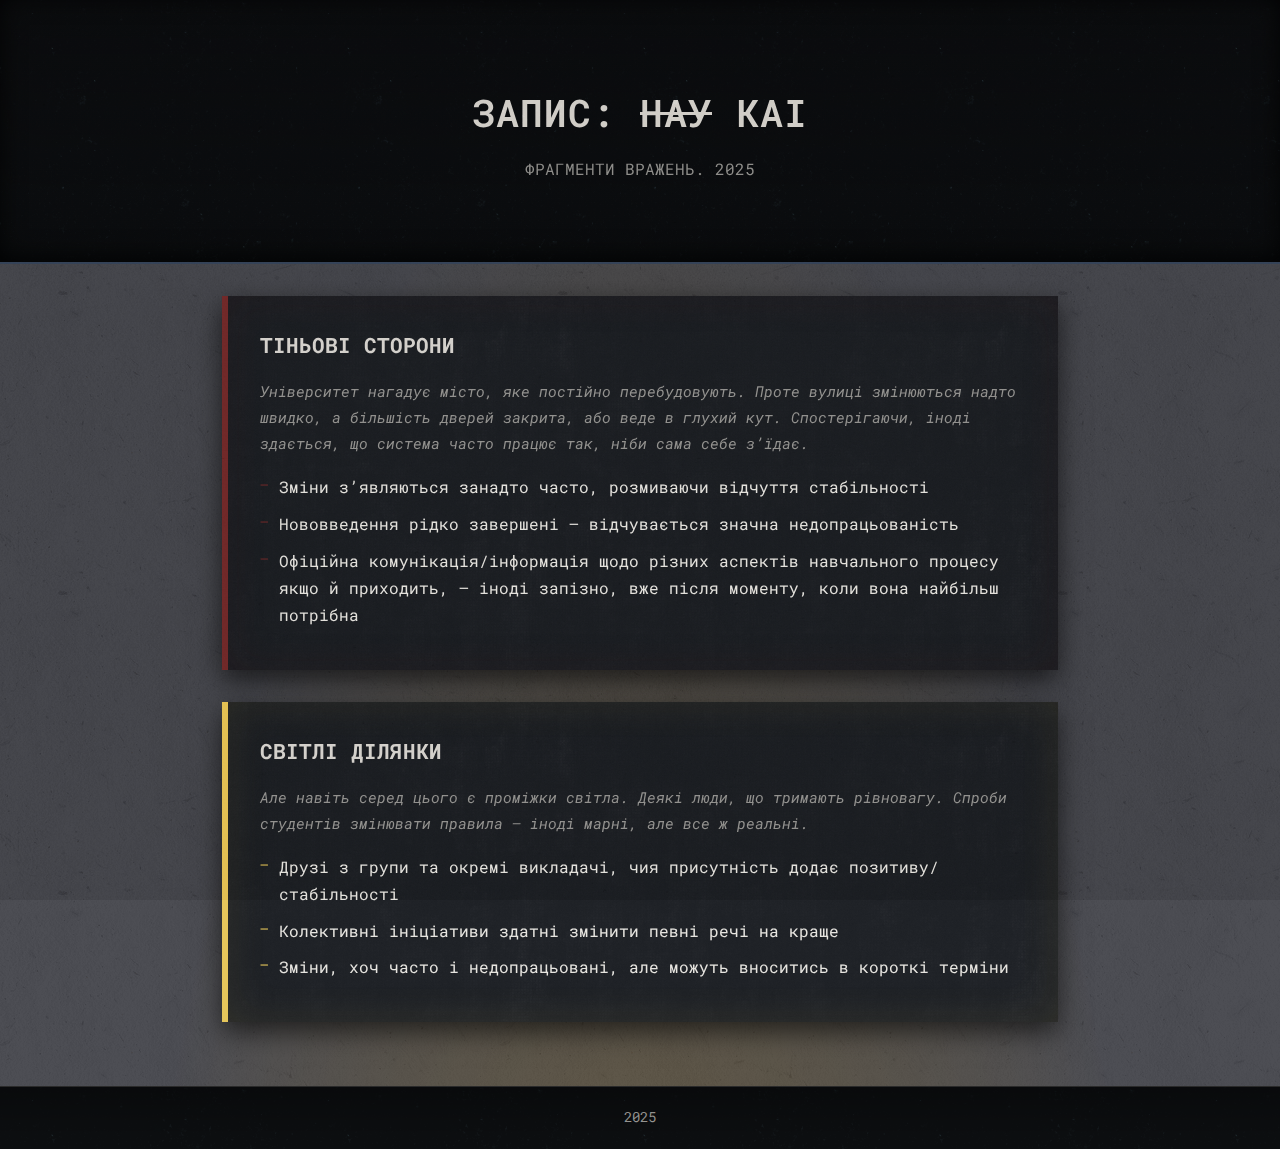
<file: Lab0.0/index.html>
<!DOCTYPE html>
<html lang="uk">

<head>
    <meta charset="UTF-8">
    <meta name="viewport" content="width=device-width, initial-scale=1.0">
    <title>Досвід / КАІ / 2025</title>
    <link rel="stylesheet" href="./index.css">
</head>

<body>
    <header class="site-header">
        <div class="container">
            <h1>Запис: <s>НАУ</s> КАІ</h1>
            <p class="subtitle">Фрагменти вражень. 2025</p>
        </div>
    </header>

    <main class="container">
        <section class="card card--negative">
            <h2>Тіньові сторони</h2>
            <p class="intro">
                Університет нагадує місто, яке постійно перебудовують.
                Проте вулиці змінюються надто швидко, а більшість дверей закрита, або веде в глухий кут.
                Спостерігаючи, іноді здається, що система часто працює так, ніби сама себе з’їдає.
            </p>
            <ul>
                <li>Зміни з’являються занадто часто, розмиваючи відчуття стабільності</li>
                <li>Нововведення рідко завершені — відчувається значна недопрацьованість</li>
                <li>Офіційна комунікація/інформація щодо різних аспектів навчального процесу якщо й приходить, — іноді
                    запізно, вже після моменту, коли вона найбільш потрібна</li>
            </ul>
        </section>

        <section class="card card--positive">
            <h2>Світлі ділянки</h2>
            <p class="intro">
                Але навіть серед цього є проміжки світла.
                Деякі люди, що тримають рівновагу.
                Спроби студентів змінювати правила — іноді марні, але все ж реальні.
            </p>
            <ul>
                <li>Друзі з групи та окремі викладачі, чия присутність додає позитиву/стабільності</li>
                <li>Колективні ініціативи здатні змінити певні речі на краще</li>
                <li>Зміни, хоч часто і недопрацьовані, але можуть вноситись в короткі терміни</li>
            </ul>
        </section>
    </main>

    <footer class="site-footer">
        <p>2025</p>
    </footer>
</body>

</html>
</file>
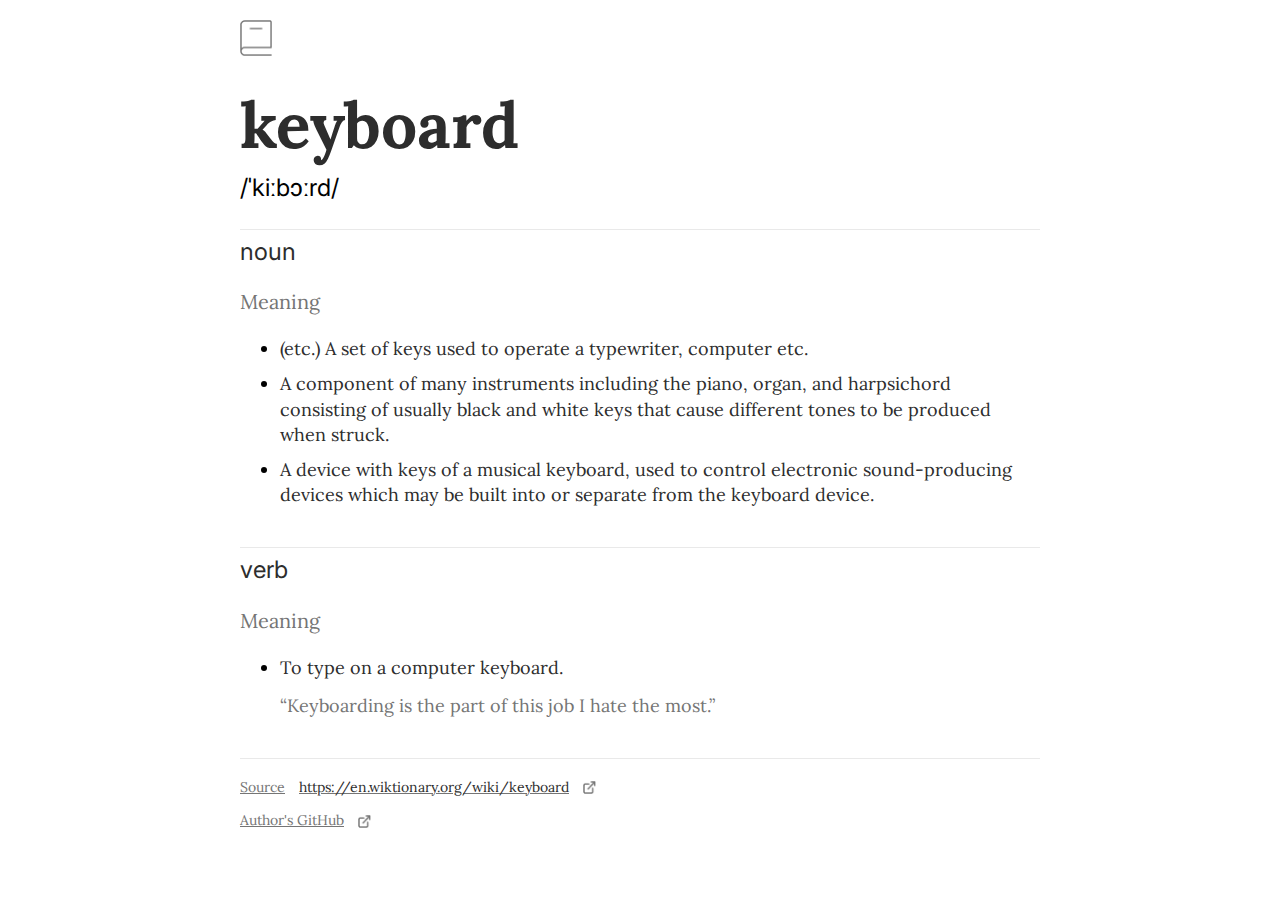
<file: Lab0.1/keyboard.html>
<!DOCTYPE html>
<html lang="en">

<head>
    <meta charset="UTF-8">
    <meta name="viewport" content="width=device-width, initial-scale=1.0">
    <title>Dictionary - Keyboard</title>
    <link rel="stylesheet" href="./css/keyboard.css">
    <link rel="icon" type="image/x-icon" href="./images/icons/book_icon_1.png">
</head>

<body>
    <header>
        <a href="./keyboard.html" target="_blank" rel="noopener noreferrer">
            <img src="./images/icons/book_icon_1.png" alt="Icon" class="main-icon">
        </a>
        <h1>keyboard</h1>
        <p class="pronunciation">/ˈkiːbɔːrd/</p>
    </header>

    <main>
        <section>
            <h2>noun</h2>
            <p class="meaning">Meaning</p>
            <ul class="meaning-definitions">
                <li>(etc.) A set of keys used to operate a typewriter, computer etc.</li>
                <li>A component of many instruments including the piano, organ, and harpsichord consisting of usually
                    black and white keys that cause different tones to be produced when struck.</li>
                <li>A device with keys of a musical keyboard, used to control electronic sound-producing devices which
                    may be built into or separate from the keyboard device.</li>
            </ul>
        </section>

        <section>
            <h2>verb</h2>
            <p class="meaning">Meaning</p>
            <ul class="meaning-definitions">
                <li>To type on a computer keyboard.
                    <ul class="definition-examples">
                        <li>“Keyboarding is the part of this job I hate the most.”</li>
                    </ul>
                </li>
            </ul>
        </section>
    </main>

    <footer>
        <div class="footer-links">
            <a href="https://en.wiktionary.org/wiki/keyboard" target="_blank" rel="noopener noreferrer"
                class="source-link">
                <span class="footer-text">Source</span>
                <span class="footer-text link">https://en.wiktionary.org/wiki/keyboard</span>
                <img src="./images/icons/link_icon_1.png" alt="Link icon" class="link-icon">
            </a>

            <a href="https://github.com/SpiralCasey/university-JavaTechnologies.git" target="_blank"
                rel="noopener noreferrer" class="source-link">
                <span class="footer-text author">Author's GitHub</span>
                <img src="./images/icons/link_icon_1.png" alt="Link icon" class="link-icon">
            </a>
        </div>
    </footer>
</body>

</html>
</file>
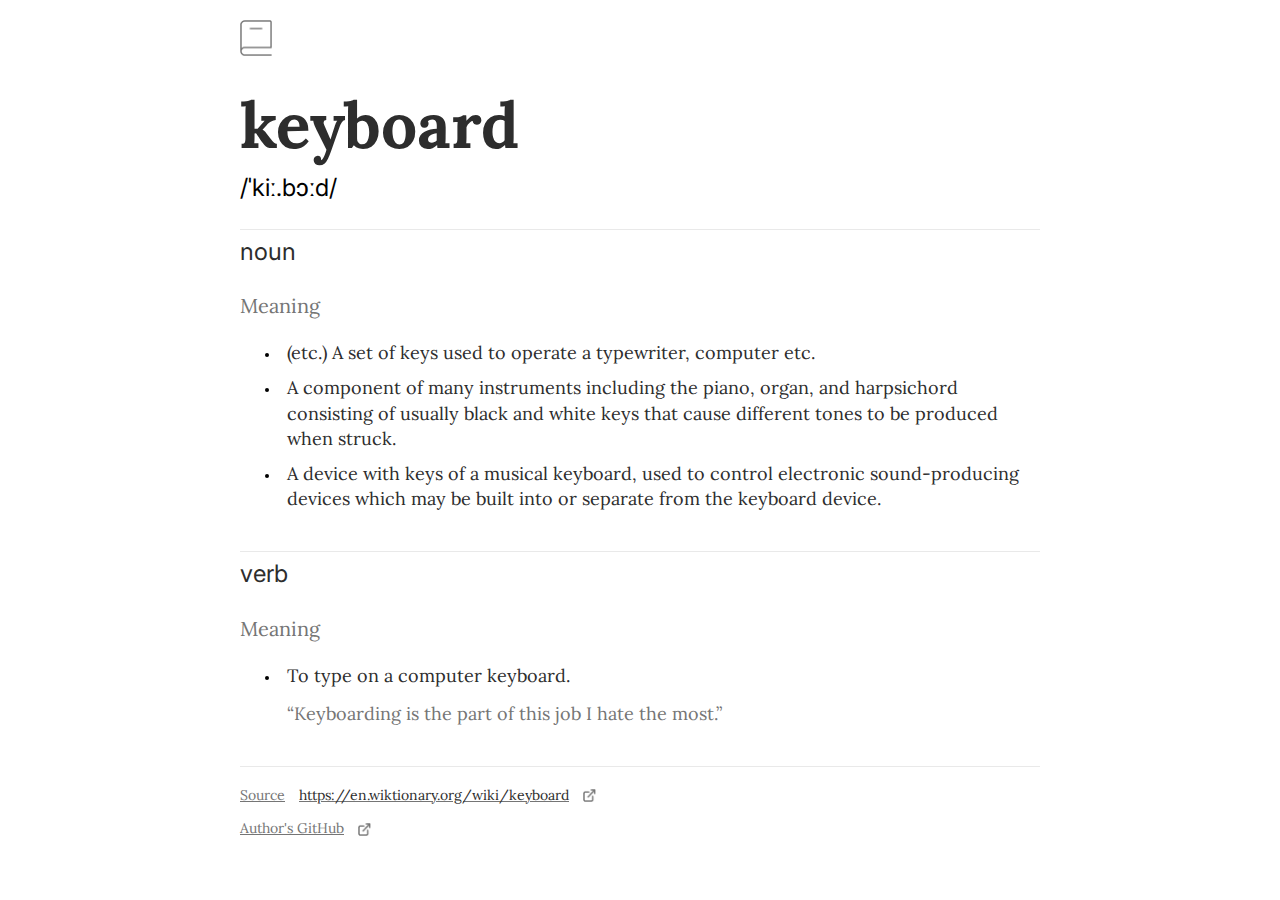
<file: Lab0.2/keyboard.html>
<!DOCTYPE html>
<html lang="en">

<head>
    <meta charset="UTF-8">
    <meta name="viewport" content="width=device-width, initial-scale=1.0">
    <title>Dictionary - Keyboard</title>
    <link rel="stylesheet" href="./css/reset.css">
    <link rel="stylesheet" href="./css/normalize.css">
    <link rel="stylesheet" href="./css/keyboard.css">
    <link rel="icon" type="image/x-icon" href="./images/icons/book_icon_1.png">
</head>

<body>
    <header>
        <a href="./keyboard.html" target="_blank" rel="noopener noreferrer">
            <img src="./images/icons/book_icon_1.png" alt="Icon" class="main-icon">
        </a>
        <h1>keyboard</h1>
        <p class="pronunciation">/ˈkiː.bɔːd/</p>
    </header>

    <main>
        <section>
            <h2>noun</h2>
            <p class="meaning">Meaning</p>
            <ul class="meaning-definitions">
                <li>(etc.) A set of keys used to operate a typewriter, computer etc.</li>
                <li>A component of many instruments including the piano, organ, and harpsichord consisting of usually
                    black and white keys that cause different tones to be produced when struck.</li>
                <li>A device with keys of a musical keyboard, used to control electronic sound-producing devices which
                    may be built into or separate from the keyboard device.</li>
            </ul>
        </section>

        <section>
            <h2>verb</h2>
            <p class="meaning">Meaning</p>
            <ul class="meaning-definitions">
                <li>To type on a computer keyboard.
                    <ul class="definition-examples">
                        <li>“Keyboarding is the part of this job I hate the most.”</li>
                    </ul>
                </li>
            </ul>
        </section>
    </main>

    <footer>
        <div class="footer-links">
            <a href="https://en.wiktionary.org/wiki/keyboard" target="_blank" rel="noopener noreferrer"
                class="source-link">
                <span class="footer-text">Source</span>
                <span class="footer-text link">https://en.wiktionary.org/wiki/keyboard</span>
                <img src="./images/icons/link_icon_1.png" alt="Link icon" class="link-icon">
            </a>

            <a href="https://github.com/SpiralCasey/university-JavaTechnologies.git" target="_blank"
                rel="noopener noreferrer" class="source-link">
                <span class="footer-text author">Author's GitHub</span>
                <img src="./images/icons/link_icon_1.png" alt="Link icon" class="link-icon">
            </a>
        </div>
    </footer>
</body>

</html>
</file>
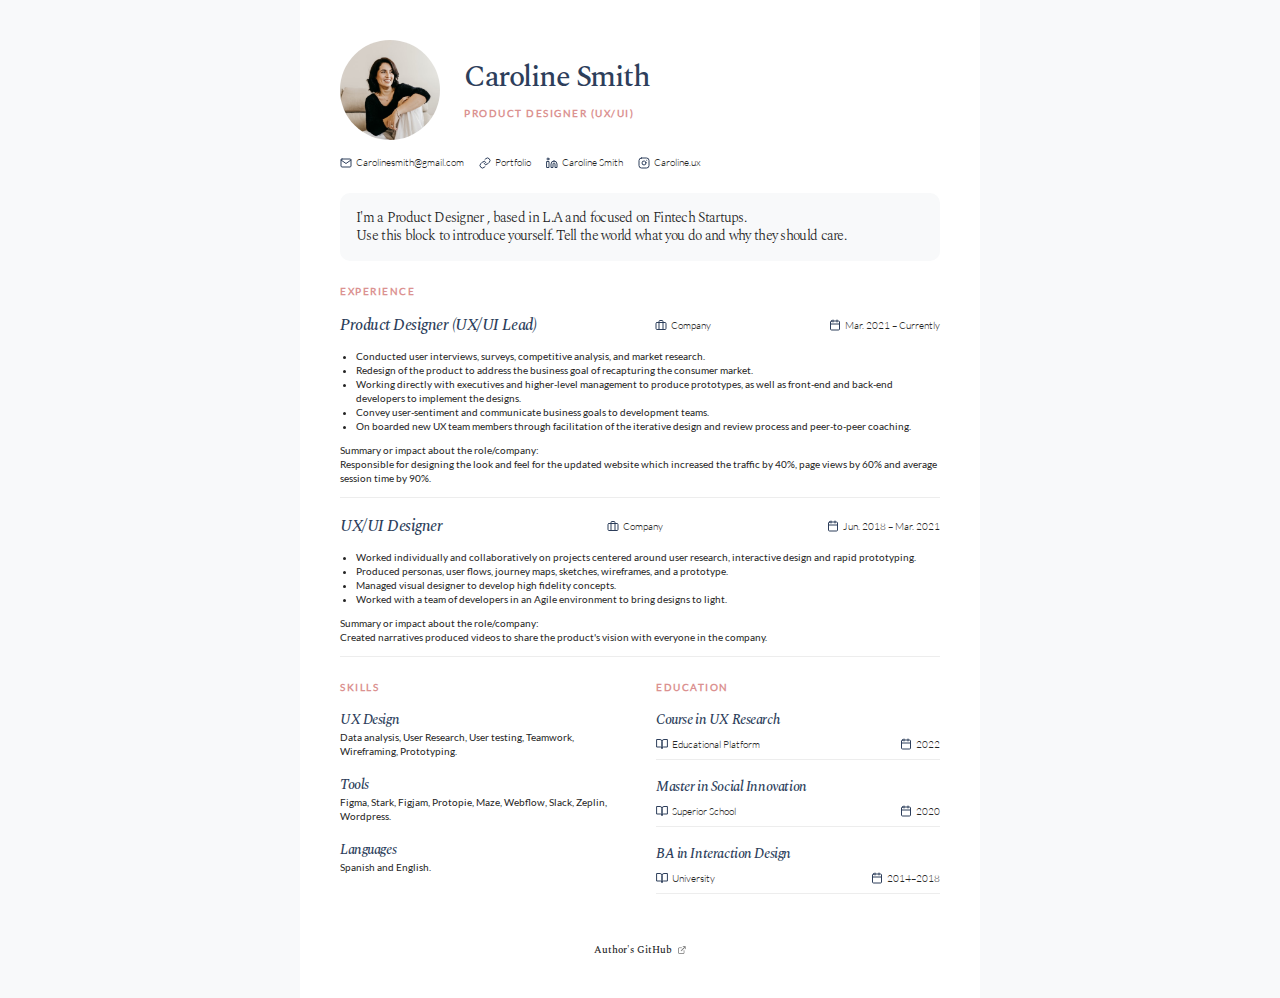
<file: Lab0.3/cv.html>
<!DOCTYPE html>
<html lang="en">

<head>
    <meta charset="UTF-8">
    <meta name="viewport" content="width=device-width, initial-scale=1.0">
    <title>CV</title>
    <link rel="stylesheet" href="./css/reset.css">
    <link rel="stylesheet" href="./css/normalize.css">
    <link rel="stylesheet" href="./css/cv.css">
    <link rel="icon" type="image/x-icon" href="./images/pics/image_2.png">
</head>

<body>
    <div class="container">

        <header>
            <section class="info">
                <div class="avatar">
                    <img src="./images/pics/image_1.jpg" alt="Profile photo">
                </div>

                <div class="info">
                    <h1 class="name">Caroline Smith</h1>
                    <p class="role subtitle">Product Designer (UX/UI)</p>
                </div>
            </section>

            <div class="contacts body-light">
                <a href="mailto:Carolinesmith@gmail.com">
                    <img src="./images/icons/mail.svg" alt="mail">Carolinesmith@gmail.com
                </a>
                <a href="#">
                    <img src="./images/icons/link.svg" alt="portfolio">Portfolio
                </a>
                <a href="#">
                    <img src="./images/icons/linkedin.svg" alt="linkedin">Caroline Smith
                </a>
                <a href="#">
                    <img src="./images/icons/instagram.svg" alt="instagram">Caroline.ux
                </a>
            </div>
        </header>

        <main>
            <div class="introduction body-large">
                <p>
                    I'm a Product Designer , based in L.A and focused on Fintech Startups.<br>
                    Use this block to introduce yourself. Tell the world what you do and why they should care.
                </p>
            </div>

            <section class="experience body-regular">
                <h2 class="subtitle">Experience</h2>

                <div class="job ">
                    <div class="main-info body-light">
                        <h2>Product Designer (UX/UI Lead)</h2>
                        <span><img src="./images/icons/briefcase.svg" alt="company">Company</span>
                        <span><img src="./images/icons/calendar.svg" alt="calendar">Mar. 2021 – Currently</span>
                    </div>

                    <div class="description-tasks">
                        <ul>
                            <li>Conducted user interviews, surveys, competitive analysis, and market research.</li>
                            <li>Redesign of the product to address the business goal of recapturing the consumer market.
                            </li>
                            <li>Working directly with executives and higher-level management to produce prototypes, as
                                well as front-end and back-end developers to implement the designs.</li>
                            <li>Convey user-sentiment and communicate business goals to development teams.</li>
                            <li>On boarded new UX team members through facilitation of the iterative design and review
                                process and peer-to-peer coaching.</li>
                        </ul>

                        <p>Summary or impact about the role/company:<br>
                            Responsible for designing the look and feel for the updated website which increased the
                            traffic by 40%, page views by 60% and average session time by 90%.
                        </p>
                    </div>
                </div>

                <div class="job">
                    <div class="main-info body-light">
                        <h2>UX/UI Designer</h2>
                        <span><img src="./images/icons/briefcase.svg" alt="company">Company</span>
                        <span><img src="./images/icons/calendar.svg" alt="calendar">Jun. 2018 – Mar. 2021</span>
                    </div>

                    <div class="description-tasks">
                        <ul>
                            <li>Worked individually and collaboratively on projects centered around user research,
                                interactive design and rapid prototyping.</li>
                            <li>Produced personas, user flows, journey maps, sketches, wireframes, and a prototype.</li>
                            <li>Managed visual designer to develop high fidelity concepts.</li>
                            <li>Worked with a team of developers in an Agile environment to bring designs to light.</li>
                        </ul>

                        <p>Summary or impact about the role/company:<br>
                            Created narratives produced videos to share the product's vision with everyone in the
                            company.
                        </p>
                    </div>
                </div>
            </section>

            <section class="columns">
                <div class="skills body-regular">
                    <h2 class="subtitle">Skills</h2>

                    <ul>
                        <li>
                            <h3>UX Design</h3>
                            <p>Data analysis, User Research, User testing, Teamwork, Wireframing, Prototyping.</p>
                        </li>
                        <li>
                            <h3>Tools</h3>
                            <p>Figma, Stark, Figjam, Protopie, Maze, Webflow, Slack, Zeplin, Wordpress.</p>
                        </li>
                        <li>
                            <h3>Languages</h3>
                            <p>Spanish and English.</p>
                        </li>
                    </ul>
                </div>

                <div class="education body-light">
                    <h2 class="subtitle">Education</h2>

                    <ul>
                        <li>
                            <h3>Course in UX Research</h3>
                            <ul>
                                <li><img src="./images/icons/book-open.svg" alt="education place">Educational Platform
                                </li>
                                <li><img src="./images/icons/calendar.svg" alt="education time">2022</li>
                            </ul>
                        </li>

                        <li>
                            <h3>Master in Social Innovation</h3>
                            <ul>
                                <li><img src="./images/icons/book-open.svg" alt="education place">Superior School</li>
                                <li><img src="./images/icons/calendar.svg" alt="education time">2020</li>
                            </ul>
                        </li>

                        <li>
                            <h3>BA in Interaction Design</h3>
                            <ul>
                                <li><img src="./images/icons/book-open.svg" alt="education place">University</li>
                                <li><img src="./images/icons/calendar.svg" alt="education time">2014–2018</li>
                            </ul>
                        </li>
                    </ul>
                </div>
            </section>
        </main>

        <footer>
            <div class="footer-links">
                <a href="https://github.com/SpiralCasey/university-JavaTechnologies.git" target="_blank"
                    rel="noopener noreferrer">
                    <span>Author's GitHub</span>
                    <img src="./images/icons/link_icon_1.png" alt="Author's GitHub link icon">
                </a>
            </div>
        </footer>
    </div>
</body>

</html>
</file>
<file: Lab0.0/index.css>
@import url('https://fonts.googleapis.com/css2?family=Roboto+Mono:wght@100..700&display=swap');

:root {
    --bg-dark: #3d3e44;
    --bg-card: #1c1f24;
    --bg-header: linear-gradient(180deg, #101215, #0b0d0f);
    --bg-footer: #0c0e10;

    --paper: #d9d6d1;
    --text-main: #e6e4df;
    --text-muted: #9a9996;

    --accent-red: #7a2e2e;
    --accent-yellow: #e6c65b;
    --accent-blue: #3b4a60;
}

* {
    margin: 0;
    padding: 0;
    box-sizing: border-box;
}

body {
    font-family: 'Roboto Mono', monospace;
    background:
        radial-gradient(ellipse at 50% 275%, rgba(248, 189, 39, 0.849), transparent 70%),
        var(--bg-dark) url("./images/textures/light-paper-fibers.png");
    background-blend-mode: soft-light;
    color: var(--text-main);
    line-height: 1.7;
    position: relative;
    overflow-x: hidden;
}

/* шум */
body::before {
    content: "";
    position: fixed;
    inset: 0;
    background: url("./images/textures/broken-noise.png");
    opacity: 0.5;
    mix-blend-mode: soft-light;
    pointer-events: none;
    z-index: 1000;
}

.container {
    max-width: 900px;
    margin: 0 auto;
    padding: 2rem;
}

/* шапка та футер */
.site-header,
.site-footer {
    position: relative;
    text-align: center;
}

.site-header {
    background: var(--bg-header);
    padding: 3rem 1rem;
    border-bottom: 2px solid var(--accent-blue);
    box-shadow: inset 0 -4px 25px rgba(0, 0, 0, 0.8);
}

.site-footer {
    padding: 1.2rem;
    font-size: 0.85rem;
    color: var(--text-muted);
    background: var(--bg-footer);
    border-top: 1px solid #2a2a2a;
}

.site-header::before,
.site-footer::before {
    content: "";
    position: absolute;
    inset: 0;
    background: url("./images/textures/green-dust-and-scratches.png"),
        linear-gradient(180deg, rgba(0, 0, 0, 0.4), transparent 80%);
    opacity: 0.75;
    mix-blend-mode: soft-light;
}

.site-header h1 {
    font-size: 2.4rem;
    font-weight: 600;
    text-transform: uppercase;
    color: var(--paper);
    letter-spacing: 1px;
}

.subtitle {
    margin-top: 0.6rem;
    font-size: 1rem;
    color: var(--text-muted);
    text-transform: uppercase;
}

/* картки з текстом */
.card {
    background: var(--bg-card);
    padding: 2rem;
    margin-bottom: 2rem;
    position: relative;
    box-shadow: 0 10px 25px rgba(0, 0, 0, 0.75);
    transition: transform 0.5s ease, box-shadow 0.5s ease;
}

.card::before {
    content: "";
    position: absolute;
    inset: 0;
    background: url("./images/textures/grunge-wall.png");
    opacity: 0.08;
    pointer-events: none;
}

.card h2 {
    font-size: 1.3rem;
    text-transform: uppercase;
    margin-bottom: 1rem;
    color: var(--paper);
}

/* модифікатори карток */
.card--negative {
    border-left: 6px solid var(--accent-red);
    box-shadow: 0 10px 25px rgba(0, 0, 0, 0.6),
        inset 0 0 40px rgba(82, 27, 27, 0.12);
}

.card--positive {
    border-left: 6px solid var(--accent-yellow);
    box-shadow: 0 10px 25px rgba(0, 0, 0, 0.6),
        inset 0 0 40px rgba(230, 198, 91, 0.1);
}

.card:hover {
    transform: scale(1.02);
    box-shadow: 0 14px 30px rgba(0, 0, 0, 0.75);
}

/* списки */
.card ul {
    list-style: none;
}

.card ul li {
    margin: 0.6rem 0;
    padding-left: 1.2rem;
    position: relative;
}

.card ul li::before {
    content: "—";
    position: absolute;
    left: 0;
    font-size: 0.9rem;
}

.card--negative ul li::before {
    color: var(--accent-red);
}

.card--positive ul li::before {
    color: var(--accent-yellow);
}

.intro {
    font-size: 0.95rem;
    color: var(--text-muted);
    margin-bottom: 1rem;
    font-style: italic;
}
</file>
<file: Lab0.1/css/keyboard.css>
@font-face {
    font-family: "Lora";
    src: url("../fonts/Lora/Lora-VariableFont_wght.ttf");
}

@font-face {
    font-family: "Inter";
    src: url("../fonts/Inter/Inter-VariableFont_opsz,wght.ttf");
}

:root {
    --color-text-black: #000;
    --color-text-primary: #2D2D2D;
    --color-text-secondary: #757575;
    --color-border: #E9E9E9;
    --color-link-hover: royalblue;
    --color-author-hover: lightsalmon;
}

* {
    font-family: "Lora";
    font-weight: 400;
}

body {
    max-width: 800px;
    margin: auto;
    padding: 20px;
    line-height: 1.4;
    color: var(--color-text-primary);
}

h1 {
    font-weight: 700;
    font-size: 64px;
    margin: 20px 0 0 0;
}

.pronunciation {
    font-family: "Inter";
    font-size: 24px;
    font-style: normal;
    margin-top: 0;
    color: var(--color-text-black);
}

section,
.footer-links {
    border-top: 1.5px solid var(--color-border);
    margin-bottom: 40px;
    padding-top: 5px;
}

h2 {
    font-family: "Inter";
    font-size: 24px;
    margin-top: 0;
}

.main-icon {
    height: 36px;
}

.meaning {
    font-size: 20px;
    color: var(--color-text-secondary);
}

.meaning-definitions {
    font-size: 18px;
}

.meaning-definitions li::marker {
    color: var(--color-text-black);
}

.meaning-definitions li {
    margin-bottom: 10px;
}

.definition-examples {
    list-style: none;
    padding: 0.7em 0 0 0;
    color: var(--color-text-secondary);
}

footer {
    font-size: 14px;
    color: var(--color-text-secondary);
}

.footer-links a {
    color: var(--color-text-secondary);
    text-decoration: underline;
    display: flex;
    align-items: center;
    gap: 1em;
    margin: 1em 0 0 0;
}

.footer-links .footer-text:hover {
    color: var(--color-text-black);
}

.source-link img {
    height: 0.9em;
}

.footer-text {
    white-space: nowrap;
    display: block;
}

.footer-links:hover .footer-text.link:hover {
    color: var(--color-link-hover);
}

.footer-links:hover .footer-text.author:hover {
    color: var(--color-author-hover);
}

.footer-text.link {
    color: var(--color-text-primary);
}
</file>
<file: Lab0.2/css/keyboard.css>
@font-face {
    font-family: "Lora";
    src: url("../fonts/Lora/Lora-VariableFont_wght.ttf");
}

@font-face {
    font-family: "Inter";
    src: url("../fonts/Inter/Inter-VariableFont_opsz,wght.ttf");
}

:root {
    --color-text-black: #000;
    --color-text-primary: #2D2D2D;
    --color-text-secondary: #757575;
    --color-border: #E9E9E9;
    --color-link-hover: royalblue;
    --color-author-hover: lightsalmon;
}

html {
    display: block;
    font-family: "Lora";
    font-weight: 400;
}

body {
    max-width: 800px;
    margin: auto;
    padding: 20px;
    line-height: 1.4;
    color: var(--color-text-primary);
}

h1 {
    font-weight: 700;
    font-size: 64px;
    margin: 20px 0 0 0;
}

.pronunciation {
    font-family: "Inter";
    font-size: 24px;
    font-style: normal;
    color: var(--color-text-black);
}

section,
.footer-links {
    border-top: 1.5px solid var(--color-border);
    margin-bottom: 40px;
    padding-top: 5px;
}

h2 {
    font-family: "Inter";
    font-size: 24px;
}

h2,
p {
    margin: 0 0 1em 0;
}

.main-icon {
    height: 36px;
}

.meaning {
    font-size: 20px;
    color: var(--color-text-secondary);
}

.meaning-definitions {
    font-size: 18px;
    padding: 0 0 0 40px;
}

.meaning-definitions li {
    margin-bottom: 10px;
}

.meaning-definitions>li {
    list-style-type: disc;
    padding-left: 0.4em;
}

.meaning-definitions li::marker {
    color: var(--color-text-black);
    font-size: small;
}

.definition-examples {
    list-style: none;
    padding: 0.7em 0 0 0;
    color: var(--color-text-secondary);
}

footer {
    font-size: 14px;
    color: var(--color-text-secondary);
}

.footer-links a {
    color: var(--color-text-secondary);
    text-decoration: underline;
    display: flex;
    align-items: center;
    gap: 1em;
    margin: 1em 0 0 0;
}

.footer-links .footer-text:hover {
    color: var(--color-text-black);
}

.source-link img {
    height: 0.9em;
}

.footer-text {
    white-space: nowrap;
    display: block;
}

.footer-links:hover .footer-text.link:hover {
    color: var(--color-link-hover);
}

.footer-links:hover .footer-text.author:hover {
    color: var(--color-author-hover);
}

.footer-text.link {
    color: var(--color-text-primary);
}
</file>
<file: Lab0.3/css/cv.css>
@font-face {
    font-family: "Lato";
    src: url("../fonts/Lato/Lato-Black.ttf");
}

@font-face {
    font-family: "Lato";
    src: url("../fonts/Lato/Lato-Regular.ttf");
    font-weight: 400;
}

@font-face {
    font-family: "Lato";
    src: url("../fonts/Lato/Lato-Light.ttf");
    font-weight: 300;
}

@font-face {
    font-family: "Spectral";
    src: url("../fonts/Spectral/Spectral-Medium.ttf");
    font-weight: 500;
}

@font-face {
    font-family: "Spectral";
    src: url("../fonts/Spectral/Spectral-MediumItalic.ttf");
    font-weight: 500;
    font-style: italic;
}

@font-face {
    font-family: "Spectral";
    src: url("../fonts/Spectral/Spectral-Light.ttf");
    font-weight: 300;
}

:root {
    --color-midnight-blue: #2d3e5b;
    --color-pale-pink: #db9291;
    --color-black: #242424;
    --color-dark-gray: #ededed;
    --color-gray: #f8f9fa;
    --color-white: #fff;

    --font-primary: "Spectral";
    --font-secondary: "Lato";
}

body {
    background: var(--color-gray);
    color: var(--color-black);
    font-family: var(--font-primary);
    font-size: 10px;
    line-height: 1.6;
}

.container {
    background: var(--color-white);
    max-width: 600px;
    min-width: 420px;
    margin: auto;
    padding: 2.5rem;
    transition: transform 0.5s ease;
}

body img {
    width: 12px;
    height: 12px;
    vertical-align: text-top;
    margin-right: 4px;
}

main .introduction,
main section {
    margin-top: 1.5rem;
}

h1,
h2,
h3 {
    color: var(--color-midnight-blue);
    font-family: var(--font-primary);
    font-weight: 500;
    line-height: normal;
    font-style: italic;
}

h1 {
    font-size: 30px;
    letter-spacing: -1.5px;
    font-style: normal;
}

h2 {
    font-size: 16px;
    letter-spacing: -0.48px;
}

h3 {
    font-size: 14px;
    letter-spacing: -0.42px;
}

.subtitle {
    color: var(--color-pale-pink);
    font-family: var(--font-secondary);
    font-size: 10px;
    font-weight: 900;
    letter-spacing: 1.5px;
    text-transform: uppercase;
    font-style: normal;
}

.body-large {
    font-family: var(--font-primary);
    font-size: 14px;
    font-weight: 300;
    line-height: 130.2%;
    letter-spacing: -0.7px;
}

.body-regular,
.body-light {
    font-family: var(--font-secondary);
    font-size: 10px;
    line-height: normal;
}

.body-regular {
    font-weight: 400;
    line-height: 14px;
}

.body-light {
    font-weight: 300;
}

header>.info {
    display: flex;
    gap: 1.5rem;
    align-items: center;
}

.avatar {
    width: 100px;
    height: 100px;
    border-radius: 50%;
    overflow: hidden;
    flex-shrink: 0;
}

.avatar img {
    width: 100%;
    height: 140%;
    object-fit: cover;
}

.name {
    margin: 0;
}

.role {
    margin: 5px 0;
}

.contacts {
    display: flex;
    flex-wrap: wrap;
    gap: 15px;
    margin-top: 1rem;
}

.contacts a {
    color: var(--color-black);
    text-decoration: underline;
    text-decoration-color: transparent;
    text-underline-offset: 3px;
    display: flex;
    align-items: center;
    transition: text-decoration-color 0.45s ease, color 0.4s ease;
}

.contacts a:hover {
    color: var(--color-pale-pink);
    text-decoration-color: var(--color-black);
}

.introduction {
    background: var(--color-gray);
    border-radius: 10px;
    padding: 1rem;
    display: flex;
    gap: 10px;
}

.job {
    margin-top: 1rem;
    border-bottom: 1px solid var(--color-dark-gray);
}

.main-info {
    display: flex;
    justify-content: space-between;
    align-items: center;
    color: var(--color-black);
}

.description-tasks {
    margin: 0.75rem 0;
}

.description-tasks ul {
    list-style-type: disc;
    margin: 10px 0 10px 1rem;
}

.columns {
    display: grid;
    grid-template-columns: 1fr 1fr;
    gap: 2rem;
}

.columns ul>li>h3 {
    margin-top: 1rem;
}

.education ul>li {
    border-bottom: 1px solid var(--color-dark-gray);
}

.education ul>li>ul {
    display: flex;
    justify-content: space-between;
    margin: 0.5rem 0;
}

.education ul ul li {
    border-bottom: none;
}

footer {
    padding-top: 3rem;
    text-align: center;
}

.footer-links a {
    color: var(--color-black);
    text-decoration: none;
    display: inline-flex;
    align-items: center;
    justify-content: center;
    gap: 0.4rem;
    position: relative;
    transition: color 0.5s ease;
}

.footer-links a::after {
    content: "";
    position: absolute;
    bottom: -2px;
    left: 0;
    width: 0;
    height: 1px;
    background-color: var(--color-black);
    transition: width 0.35s ease;
}

.footer-links a:hover::after {
    width: 100%;
}

.footer-links a img {
    height: 0.5rem;
    width: 0.5rem;
    margin: 0;
    transition: transform 0.35s ease, filter 0.4s ease;
}

.footer-links a:hover img {
    transform: translateY(-2px);
    filter: brightness(1.3) contrast(1.2);

}

.footer-links a:hover {
    color: var(--color-pale-pink);
    text-shadow: 0 0 6px rgba(230, 177, 255, 0.767);
}

@media (max-width: 500px) {
    html {
        font-size: 90%;
    }

    .container {
        transform: scale(0.95);
    }
}

@media (max-width: 420px) {
    html {
        font-size: 85%;
    }

    .container {
        transform: scale(0.9);
    }
}
</file>
